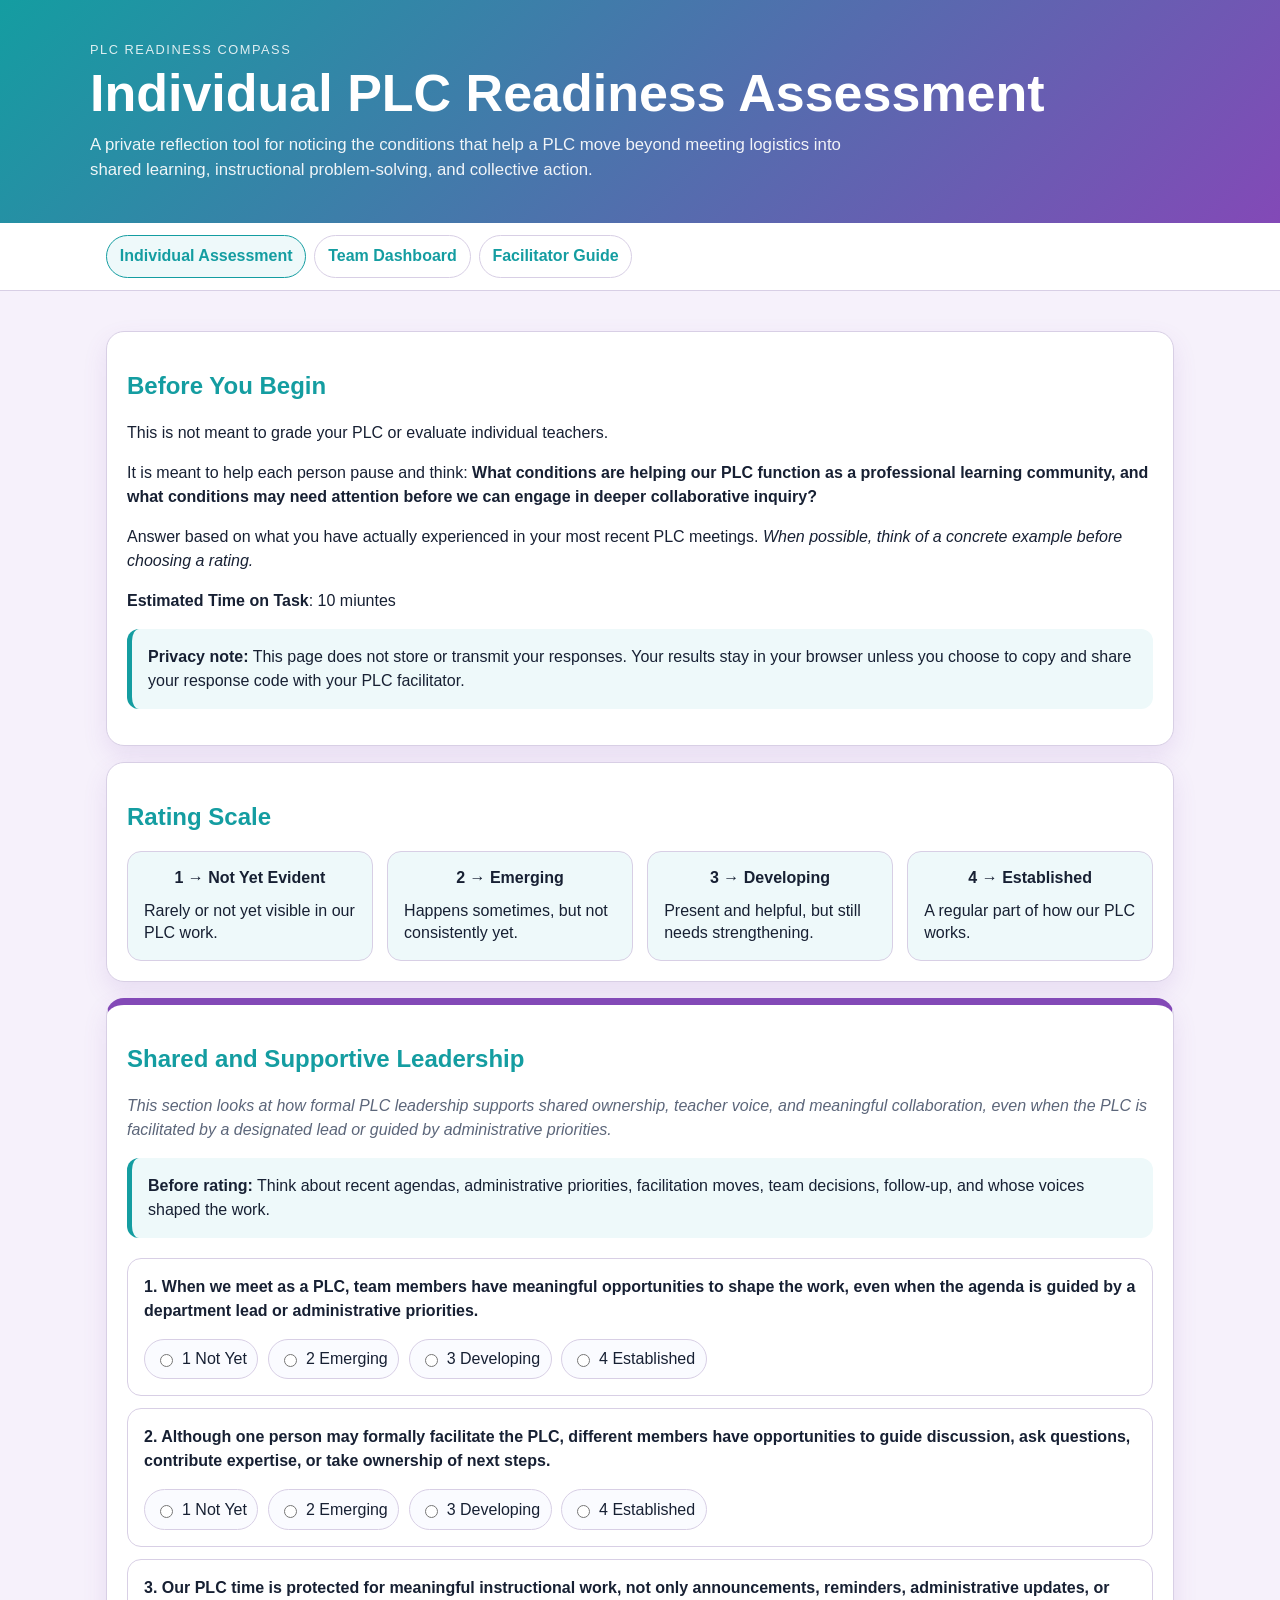
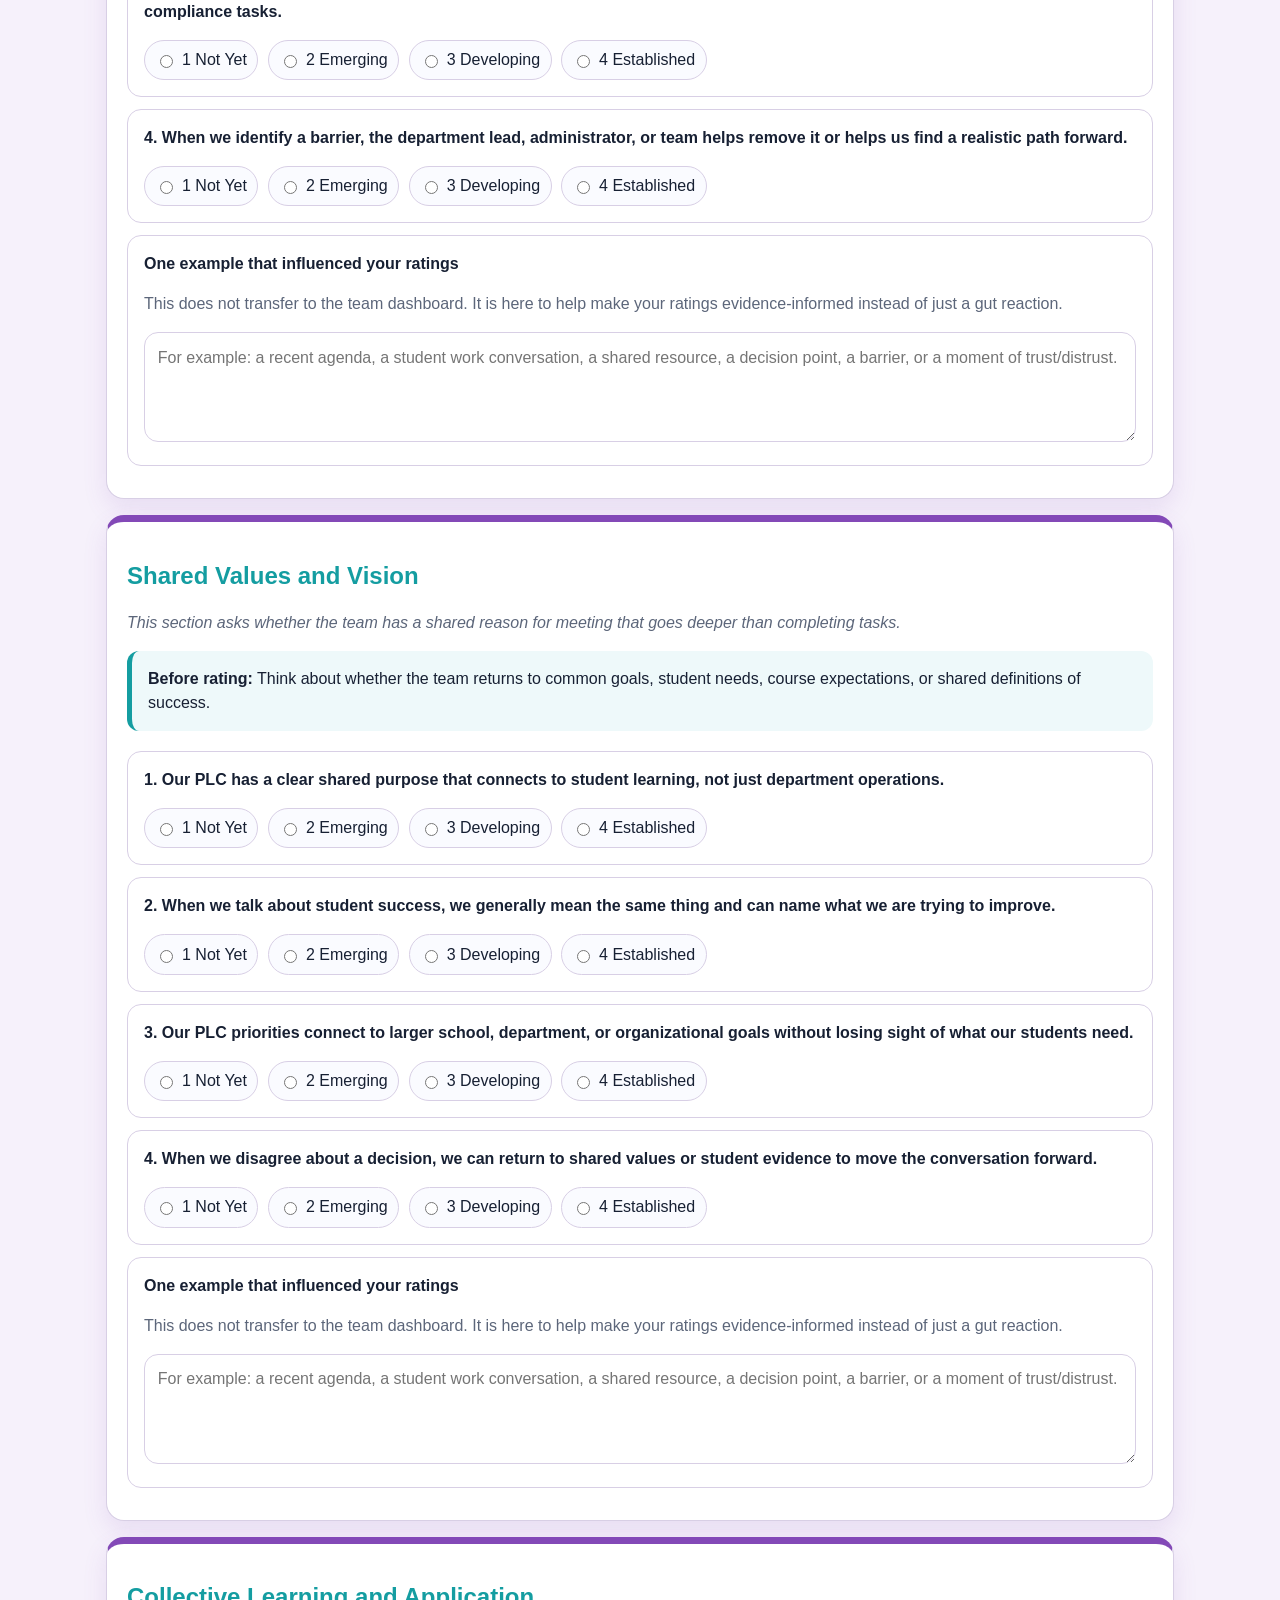
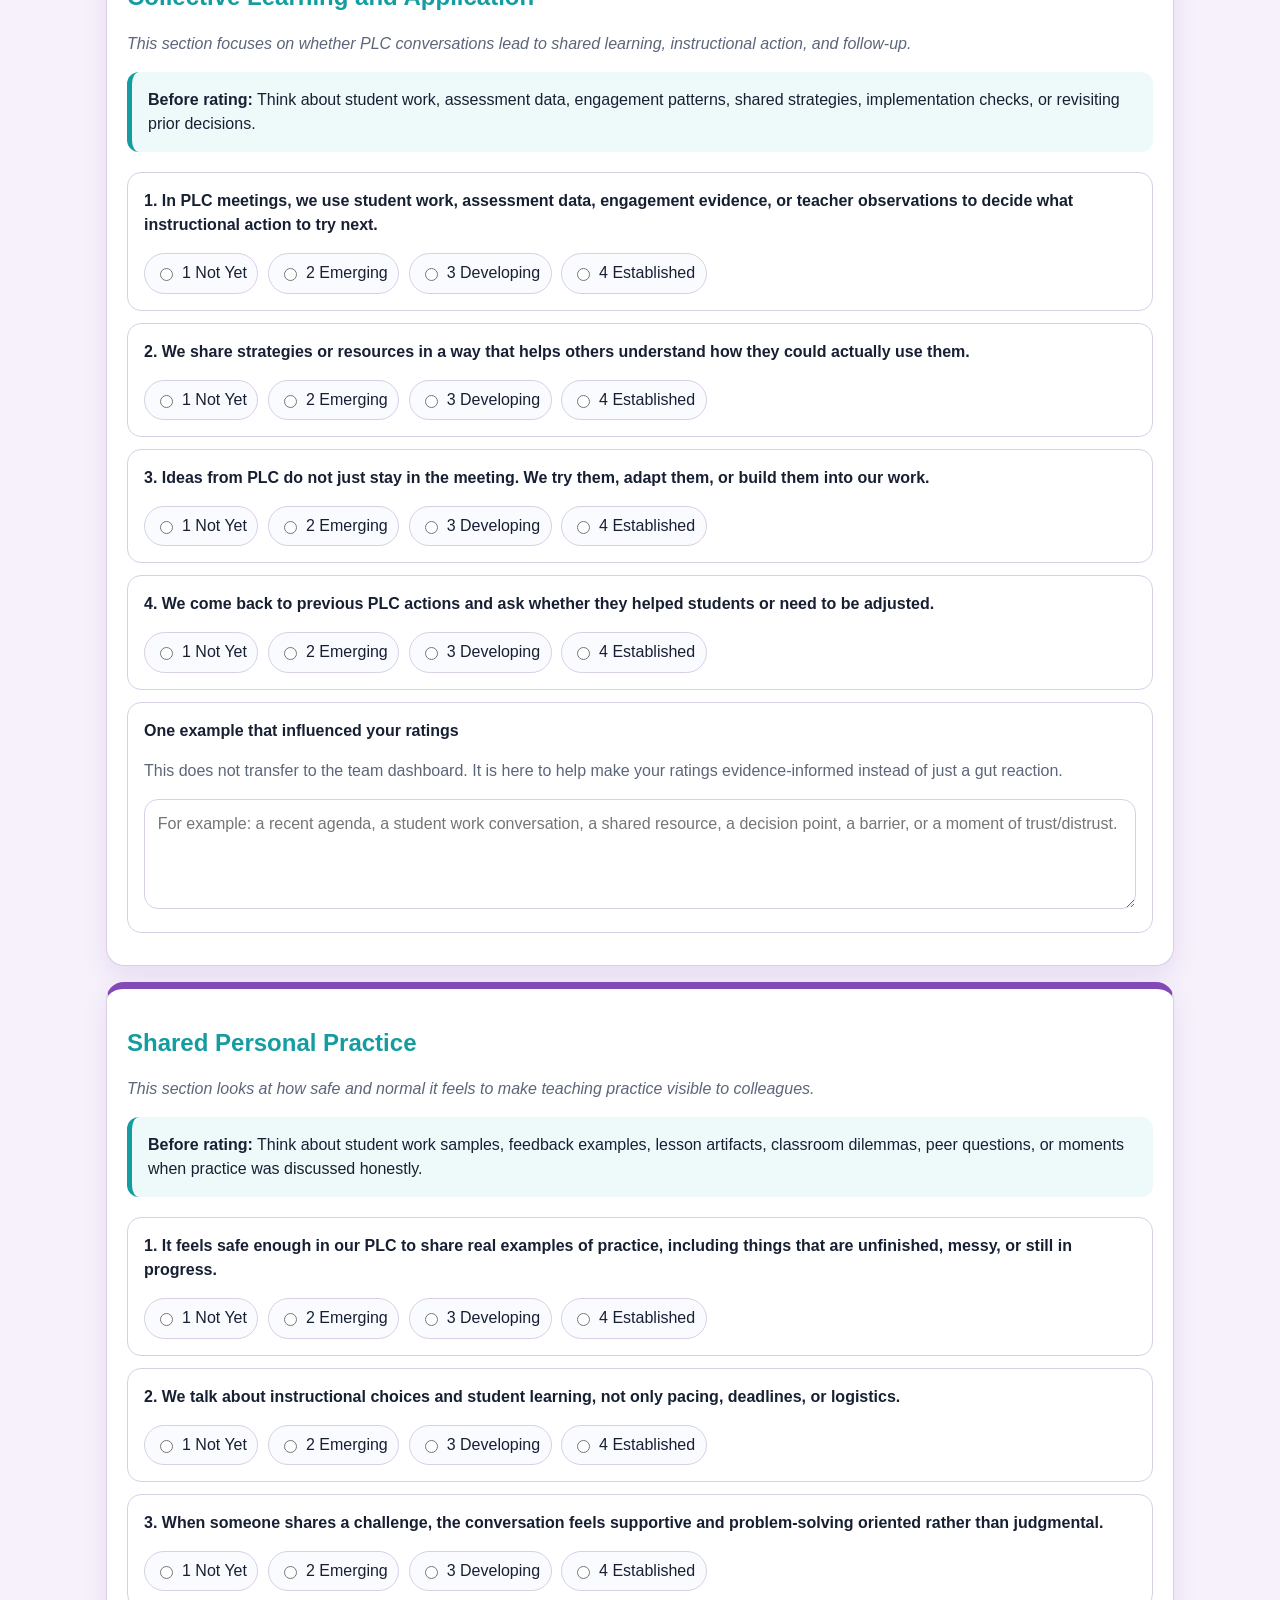
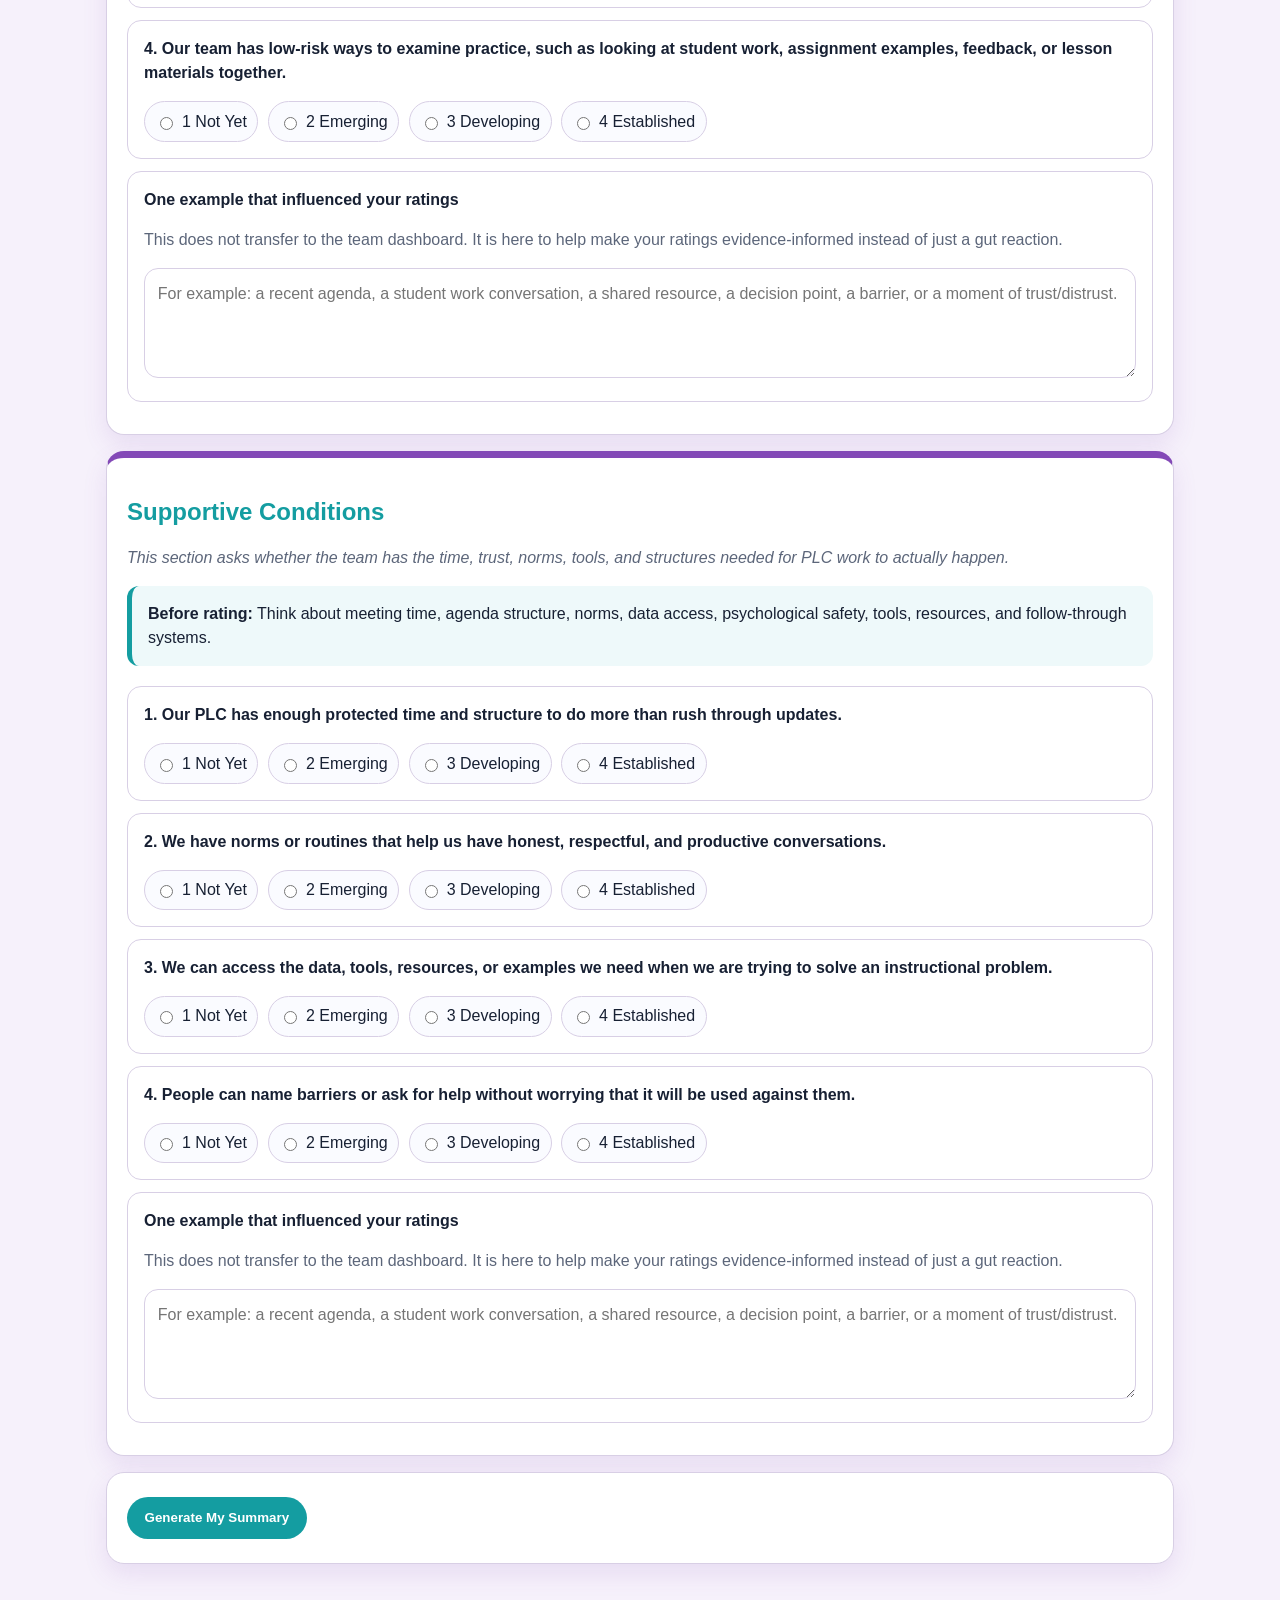
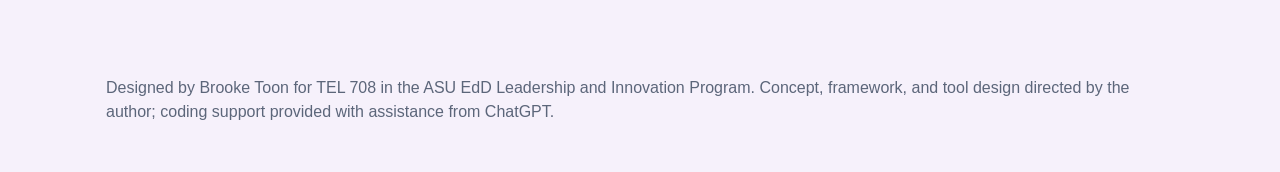
<file: index.html>
<!DOCTYPE html>
<html lang="en">
<head>
  <meta charset="UTF-8">
  <meta name="viewport" content="width=device-width, initial-scale=1.0">
  <title>PLC Readiness Compass | Individual Assessment</title>
  <link rel="stylesheet" href="style.css">
</head>
<body>
<header>
  <div class="header-inner">
    <div class="kicker">PLC Readiness Compass</div>
    <h1>Individual PLC Readiness Assessment</h1>
    <p>A private reflection tool for noticing the conditions that help a PLC move beyond meeting logistics into shared learning, instructional problem-solving, and collective action.</p>
  </div>
</header>

<nav>
  <div class="nav-inner">
    <a class="active" href="index.html">Individual Assessment</a>
    <a href="dashboard.html">Team Dashboard</a>
    <a href="facilitator-guide.html">Facilitator Guide</a>
  </div>
</nav>

<main>
  <div id="introCards">
    <section class="card">
      <h2>Before You Begin</h2>
      <p>This is not meant to grade your PLC or evaluate individual teachers.</p>
      <p> It is meant to help each person pause and think: <strong>What conditions are helping our PLC function as a professional learning community, and what conditions may need attention before we can engage in deeper collaborative inquiry?</strong></p>
      <p>Answer based on what you have actually experienced in your most recent PLC meetings. <i>When possible, think of a concrete example before choosing a rating.</i></p>
      <p><strong>Estimated Time on Task</strong>: 10 miuntes</p>
      <div class="notice">
        <strong>Privacy note:</strong> This page does not store or transmit your responses. Your results stay in your browser unless you choose to copy and share your response code with your PLC facilitator.
      </div>
    </section>

    <section class="card">
      <h2>Rating Scale</h2>
      <div class="scale">
        <div><strong>1 → Not Yet Evident</strong>Rarely or not yet visible in our PLC work.</div>
        <div><strong>2 → Emerging</strong>Happens sometimes, but not consistently yet.</div>
        <div><strong>3 → Developing</strong>Present and helpful, but still needs strengthening.</div>
        <div><strong>4 → Established</strong>A regular part of how our PLC works.</div>
      </div>
    </section>
  </div>

  <form id="assessmentForm"></form>

  <section class="card no-print">
    <button type="button" id="generateIndividual">Generate My Summary</button>
  </section>

  <section id="individualResults" class="card" style="display:none;">
    <div class="print-only">
      <h1>Individual PLC Readiness Summary</h1>
      <p>This summary is for private reflection and voluntary sharing.</p>
    </div>

    <div id="individualOverall"></div>
    <h3>Domain Scores</h3>
    <div id="individualBars"></div>

    <div id="individualEvidenceNotes"></div>

    <h3>Your Response Code</h3>
    <p>Copy this code and share it with the facilitator only if you want your ratings included in the team dashboard. Your written evidence notes appear only in your individual summary/PDF. They are not included in the team dashboard code.</p>
    <div id="responseCode" class="code-box"></div>
    <button type="button" id="copyCode" class="no-print">Copy Code</button>
    <button type="button" id="exportIndividualPdf" class="secondary no-print">Export / Save Summary as PDF</button>
    <p class="export-note no-print">This opens your browser print window. Choose “Save as PDF” as the destination.</p>
  </section>
</main>

<footer>
  <p>Designed by Brooke Toon for TEL 708 in the ASU EdD Leadership and Innovation Program. Concept, framework, and tool design directed by the author; coding support provided with assistance from ChatGPT.</p>
</footer>

<script src="script.js"></script>
</body>
</html>
</file>
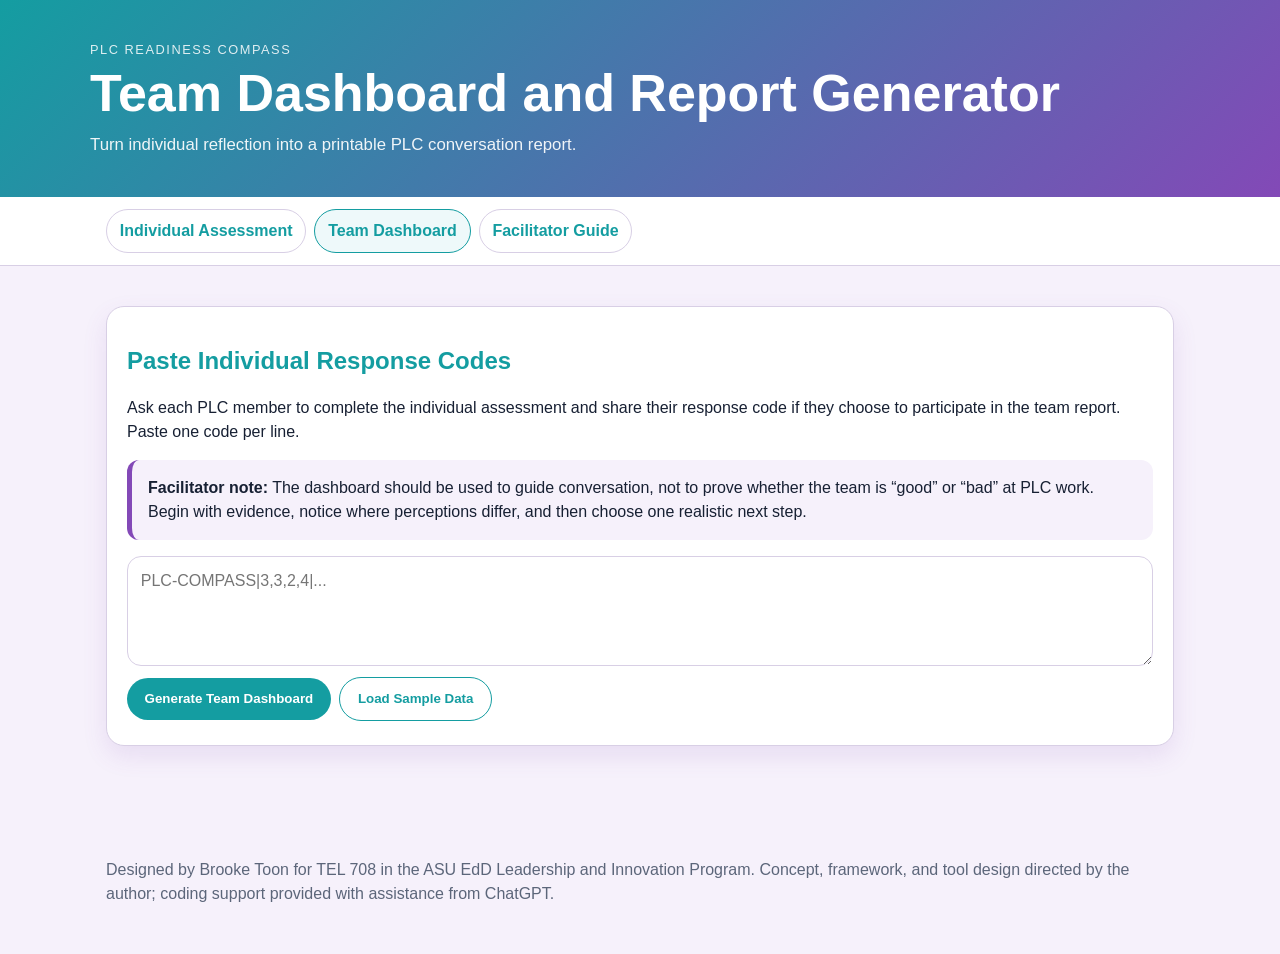
<file: dashboard.html>
<!DOCTYPE html>
<html lang="en">
<head>
  <meta charset="UTF-8">
  <meta name="viewport" content="width=device-width, initial-scale=1.0">
  <title>PLC Readiness Compass | Team Dashboard</title>
  <link rel="stylesheet" href="style.css">
</head>
<body>
<header>
  <div class="header-inner">
    <div class="kicker">PLC Readiness Compass</div>
    <h1>Team Dashboard and Report Generator</h1>
    <p>Turn individual reflection into a printable PLC conversation report.</p>
  </div>
</header>

<nav>
  <div class="nav-inner">
    <a href="index.html">Individual Assessment</a>
    <a class="active" href="dashboard.html">Team Dashboard</a>
    <a href="facilitator-guide.html">Facilitator Guide</a>
  </div>
</nav>

<main>
  <section class="card no-print">
    <h2>Paste Individual Response Codes</h2>
    <p>Ask each PLC member to complete the individual assessment and share their response code if they choose to participate in the team report. Paste one code per line.</p>
    <div class="warm-notice">
      <strong>Facilitator note:</strong> The dashboard should be used to guide conversation, not to prove whether the team is “good” or “bad” at PLC work. Begin with evidence, notice where perceptions differ, and then choose one realistic next step.
    </div>
    <textarea id="codesInput" placeholder="PLC-COMPASS|3,3,2,4|..."></textarea>
    <button type="button" id="generateDashboard">Generate Team Dashboard</button>
    <button type="button" id="loadSample" class="secondary">Load Sample Data</button>
  </section>

  <section id="dashboardResults" style="display:none;">
    <section class="card print-only">
      <h1>PLC Readiness Conversation Report</h1>
      <p>A team-level snapshot of readiness conditions, perception gaps, and possible next steps.</p>
    </section>

    <section id="teamSummary" class="card"></section>

    <section class="card">
      <h3>Team Readiness Profile</h3>
      <div id="teamBars"></div>
    </section>

    <section id="domainTable" class="card"></section>

    <section id="strengthGap" class="card"></section>

    <section id="conversationPrompts" class="card"></section>

    <section id="actionPlan" class="card"></section>

    <section class="card no-print">
      <button type="button" id="exportDashboardPdf">Export / Save Report as PDF</button>
      <p class="export-note">This opens your browser print window. Choose “Save as PDF” as the destination.</p>
    </section>
  </section>
</main>

<footer>
  <p>Designed by Brooke Toon for TEL 708 in the ASU EdD Leadership and Innovation Program. Concept, framework, and tool design directed by the author; coding support provided with assistance from ChatGPT.</p>
</footer>

<script src="script.js"></script>
</body>
</html>
</file>
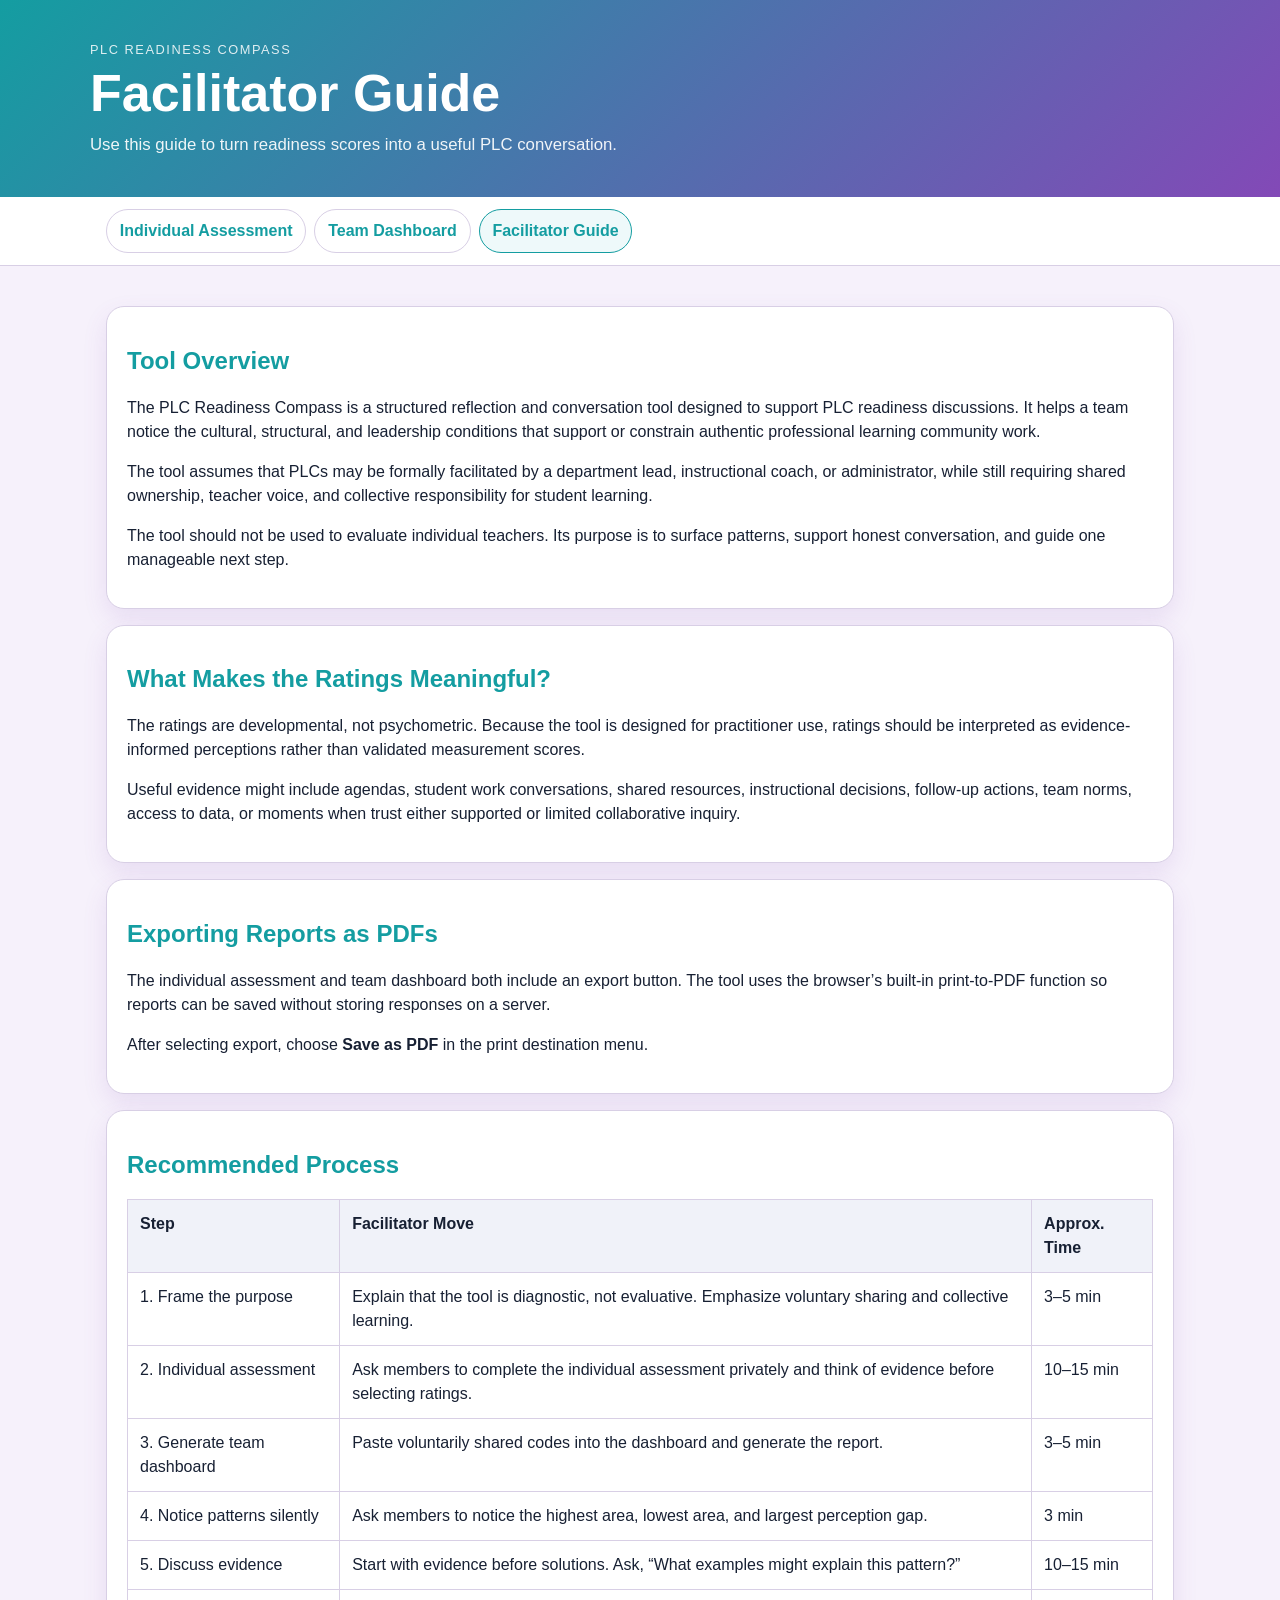
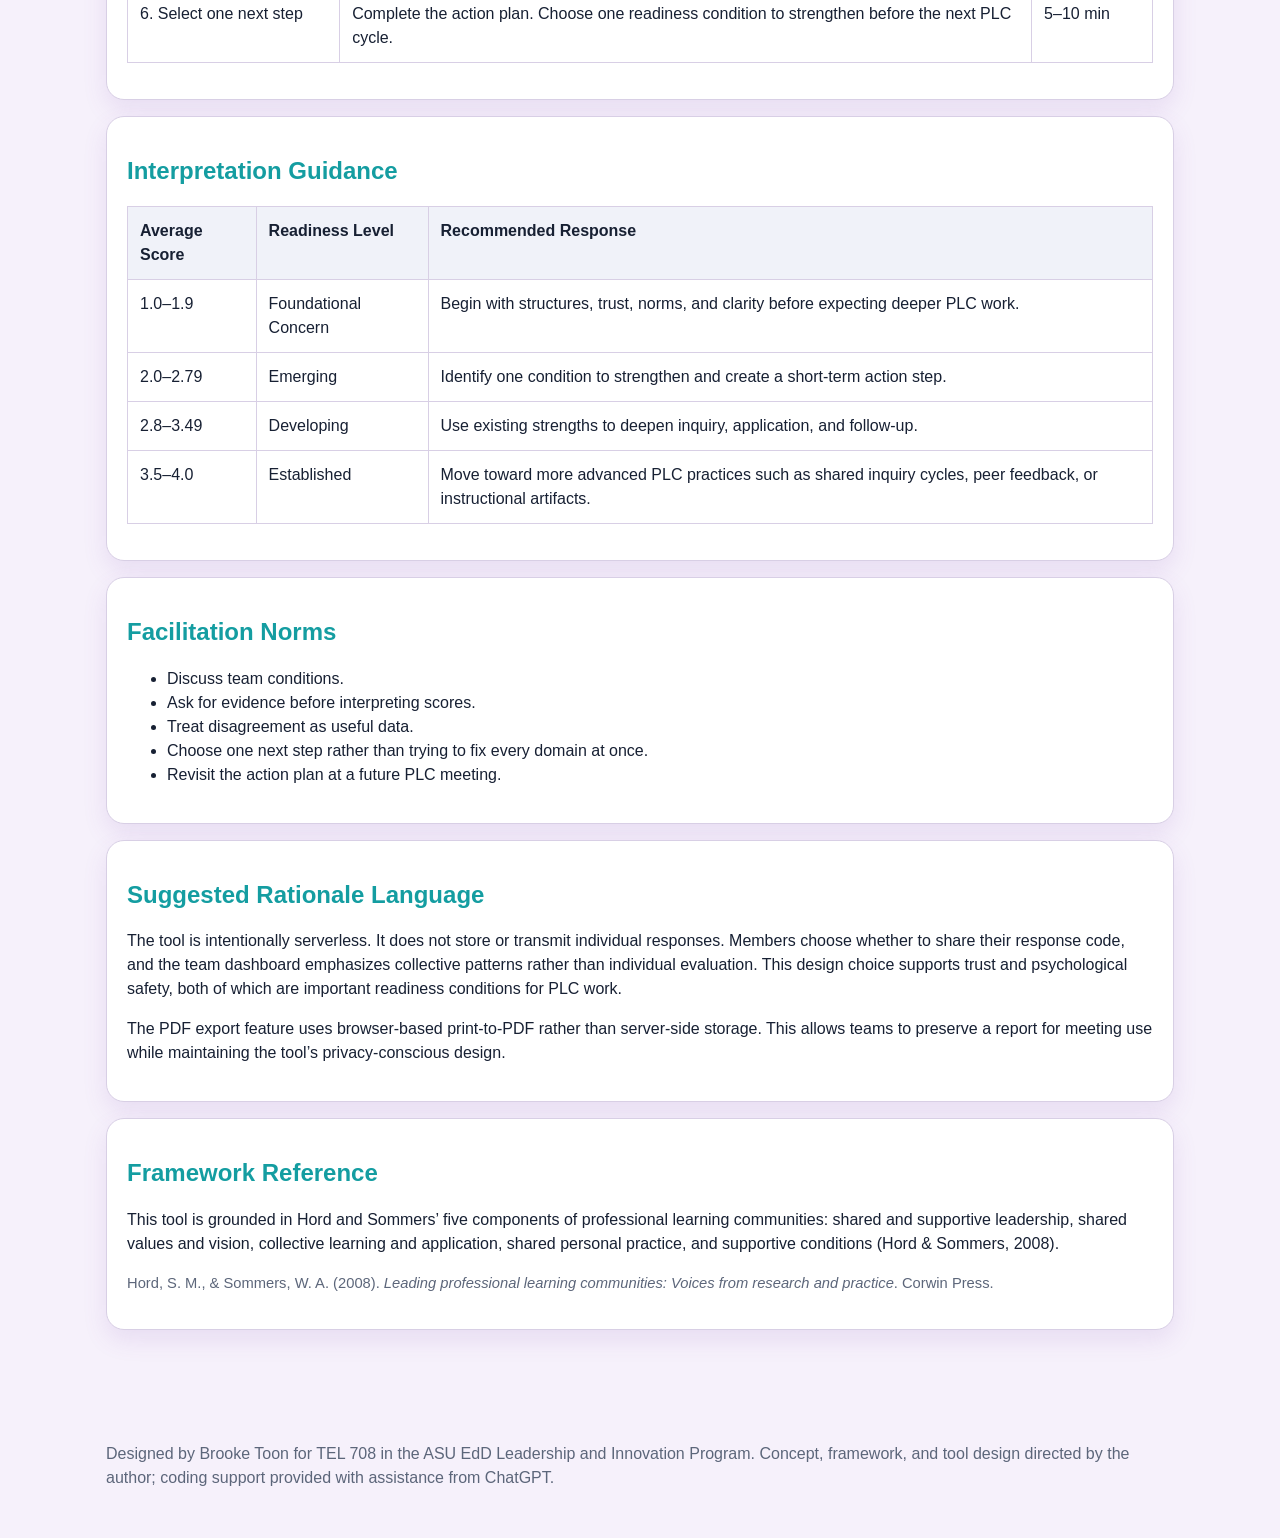
<file: facilitator-guide.html>
<!DOCTYPE html>
<html lang="en">
<head>
  <meta charset="UTF-8">
  <meta name="viewport" content="width=device-width, initial-scale=1.0">
  <title>PLC Readiness Compass | Facilitator Guide</title>
  <link rel="stylesheet" href="style.css">
</head>
<body>
<header>
  <div class="header-inner">
    <div class="kicker">PLC Readiness Compass</div>
    <h1>Facilitator Guide</h1>
    <p>Use this guide to turn readiness scores into a useful PLC conversation.</p>
  </div>
</header>

<nav>
  <div class="nav-inner">
    <a href="index.html">Individual Assessment</a>
    <a href="dashboard.html">Team Dashboard</a>
    <a class="active" href="facilitator-guide.html">Facilitator Guide</a>
  </div>
</nav>

<main>
  <section class="card">
    <h2>Tool Overview</h2>
    <p>The PLC Readiness Compass is a structured reflection and conversation tool designed to support PLC readiness discussions. It helps a team notice the cultural, structural, and leadership conditions that support or constrain authentic professional learning community work.</p>
    <p>The tool assumes that PLCs may be formally facilitated by a department lead, instructional coach, or administrator, while still requiring shared ownership, teacher voice, and collective responsibility for student learning.</p>
    <p>The tool should not be used to evaluate individual teachers. Its purpose is to surface patterns, support honest conversation, and guide one manageable next step.</p>
  </section>

  <section class="card">
    <h2>What Makes the Ratings Meaningful?</h2>
    <p>The ratings are developmental, not psychometric. Because the tool is designed for practitioner use, ratings should be interpreted as evidence-informed perceptions rather than validated measurement scores.</p>
    <p>Useful evidence might include agendas, student work conversations, shared resources, instructional decisions, follow-up actions, team norms, access to data, or moments when trust either supported or limited collaborative inquiry.</p>
  </section>

  <section class="card">
    <h2>Exporting Reports as PDFs</h2>
    <p>The individual assessment and team dashboard both include an export button. The tool uses the browser’s built-in print-to-PDF function so reports can be saved without storing responses on a server.</p>
    <p>After selecting export, choose <strong>Save as PDF</strong> in the print destination menu.</p>
  </section>

  <section class="card">
    <h2>Recommended Process</h2>
    <table>
      <thead>
        <tr>
          <th>Step</th>
          <th>Facilitator Move</th>
          <th>Approx. Time</th>
        </tr>
      </thead>
      <tbody>
        <tr>
          <td>1. Frame the purpose</td>
          <td>Explain that the tool is diagnostic, not evaluative. Emphasize voluntary sharing and collective learning.</td>
          <td>3–5 min</td>
        </tr>
        <tr>
          <td>2. Individual assessment</td>
          <td>Ask members to complete the individual assessment privately and think of evidence before selecting ratings.</td>
          <td>10–15 min</td>
        </tr>
        <tr>
          <td>3. Generate team dashboard</td>
          <td>Paste voluntarily shared codes into the dashboard and generate the report.</td>
          <td>3–5 min</td>
        </tr>
        <tr>
          <td>4. Notice patterns silently</td>
          <td>Ask members to notice the highest area, lowest area, and largest perception gap.</td>
          <td>3 min</td>
        </tr>
        <tr>
          <td>5. Discuss evidence</td>
          <td>Start with evidence before solutions. Ask, “What examples might explain this pattern?”</td>
          <td>10–15 min</td>
        </tr>
        <tr>
          <td>6. Select one next step</td>
          <td>Complete the action plan. Choose one readiness condition to strengthen before the next PLC cycle.</td>
          <td>5–10 min</td>
        </tr>
      </tbody>
    </table>
  </section>

  <section class="card">
    <h2>Interpretation Guidance</h2>
    <table>
      <thead>
        <tr>
          <th>Average Score</th>
          <th>Readiness Level</th>
          <th>Recommended Response</th>
        </tr>
      </thead>
      <tbody>
        <tr>
          <td>1.0–1.9</td>
          <td>Foundational Concern</td>
          <td>Begin with structures, trust, norms, and clarity before expecting deeper PLC work.</td>
        </tr>
        <tr>
          <td>2.0–2.79</td>
          <td>Emerging</td>
          <td>Identify one condition to strengthen and create a short-term action step.</td>
        </tr>
        <tr>
          <td>2.8–3.49</td>
          <td>Developing</td>
          <td>Use existing strengths to deepen inquiry, application, and follow-up.</td>
        </tr>
        <tr>
          <td>3.5–4.0</td>
          <td>Established</td>
          <td>Move toward more advanced PLC practices such as shared inquiry cycles, peer feedback, or instructional artifacts.</td>
        </tr>
      </tbody>
    </table>
  </section>

  <section class="card">
    <h2>Facilitation Norms</h2>
    <ul>
      <li>Discuss team conditions.</li>
      <li>Ask for evidence before interpreting scores.</li>
      <li>Treat disagreement as useful data.</li>
      <li>Choose one next step rather than trying to fix every domain at once.</li>
      <li>Revisit the action plan at a future PLC meeting.</li>
    </ul>
  </section>

  <section class="card">
    <h2>Suggested Rationale Language</h2>
    <p>The tool is intentionally serverless. It does not store or transmit individual responses. Members choose whether to share their response code, and the team dashboard emphasizes collective patterns rather than individual evaluation. This design choice supports trust and psychological safety, both of which are important readiness conditions for PLC work.</p>
    <p>The PDF export feature uses browser-based print-to-PDF rather than server-side storage. This allows teams to preserve a report for meeting use while maintaining the tool’s privacy-conscious design.</p>
  </section>
  <section class="card">
  <h2>Framework Reference</h2>
  <p>
    This tool is grounded in Hord and Sommers’ five components of professional learning communities:
    shared and supportive leadership, shared values and vision, collective learning and application,
    shared personal practice, and supportive conditions (Hord & Sommers, 2008).
  </p>
  <p class="small">
    Hord, S. M., & Sommers, W. A. (2008). <em>Leading professional learning communities:
    Voices from research and practice</em>. Corwin Press.
  </p>
</section>
</main>

<footer>
  <p>Designed by Brooke Toon for TEL 708 in the ASU EdD Leadership and Innovation Program. Concept, framework, and tool design directed by the author; coding support provided with assistance from ChatGPT.</p>
</footer>
</body>
</html>
</file>
<file: style.css>
:root {
  --bg: #f6f1fb;
  --card: #ffffff;
  --text: #172033;
  --muted: #5c667a;
  --border: #d8cfe5;
  --accent: #149da1;
  --accent-2: #8349b7;
  --accent-soft: #eef9fa;
  --success: #149da1;
  --warning: #8349b7;
  --danger: #8a2f2f;
  --warm: #f6f1fb;
  --shadow: 0 10px 25px rgba(131, 73, 183, .12);
}

* {
  box-sizing: border-box;
}

body {
  margin: 0;
  font-family: Arial, Helvetica, sans-serif;
  background: var(--bg);
  color: var(--text);
  line-height: 1.5;
}

header {
  background: linear-gradient(135deg, #149da1, #8349b7);
  color: white;
  padding: 2.5rem 1rem;
}

.header-inner,
main,
footer {
  max-width: 1100px;
  margin: 0 auto;
}

.kicker {
  text-transform: uppercase;
  letter-spacing: .12em;
  font-size: .8rem;
  opacity: .85;
  margin-bottom: .4rem;
}

h1 {
  margin: 0 0 .5rem 0;
  font-size: clamp(2rem, 5vw, 3.25rem);
  line-height: 1.05;
}

h2,
h3,
h4 {
  line-height: 1.2;
  color: var(--accent);
}

header h1,
header h2,
header h3,
header h4 {
  color: white;
}

header p {
  max-width: 800px;
  margin: .75rem 0 0 0;
  font-size: 1.05rem;
  opacity: .92;
}

nav {
  background: white;
  border-bottom: 1px solid var(--border);
  position: sticky;
  top: 0;
  z-index: 5;
}

.nav-inner {
  max-width: 1100px;
  margin: 0 auto;
  display: flex;
  flex-wrap: wrap;
  gap: .5rem;
  padding: .75rem 1rem;
}

nav a {
  text-decoration: none;
  color: var(--accent);
  font-weight: 700;
  border: 1px solid var(--border);
  padding: .55rem .8rem;
  border-radius: 999px;
  background: #fff;
}

nav a:hover,
nav a.active {
  background: var(--accent-soft);
  border-color: var(--accent);
}

main {
  padding: 1.5rem 1rem 3rem;
}

.card {
  background: var(--card);
  border: 1px solid var(--border);
  border-radius: 18px;
  padding: 1.25rem;
  margin: 1rem 0;
  box-shadow: var(--shadow);
}

.grid {
  display: grid;
  grid-template-columns: repeat(12, 1fr);
  gap: 1rem;
}

.col-6 {
  grid-column: span 6;
}

.col-4 {
  grid-column: span 4;
}

.col-8 {
  grid-column: span 8;
}

.col-12 {
  grid-column: span 12;
}

@media (max-width: 800px) {
  .col-6,
  .col-4,
  .col-8 {
    grid-column: span 12;
  }

  nav {
    position: static;
  }
}

.notice {
  border-left: 5px solid var(--accent);
  background: var(--accent-soft);
  padding: 1rem;
  border-radius: 12px;
  margin: 1rem 0;
}

.evidence-note {
  border-left: 5px solid var(--accent);
  background: var(--accent-soft);
  padding: 1rem;
  border-radius: 12px;
  margin: 1rem 0 1.25rem;
  color: var(--text);
}

.evidence-note strong {
  color: var(--text);
}

.warm-notice {
  border-left: 5px solid var(--accent-2);
  background: var(--warm);
  padding: 1rem;
  border-radius: 12px;
  margin: 1rem 0;
}

.scale {
  display: grid;
  grid-template-columns: repeat(4, 1fr);
  gap: .9rem;
}

.scale div {
  border: 1px solid var(--border);
  border-radius: 14px;
  padding: 1rem;
  background: var(--accent-soft);
  text-align: left;
  line-height: 1.4;
}

.scale div strong {
  display: block;
  text-align: center;
  margin-bottom: .7rem;
  font-size: 1rem;
  line-height: 1.25;
}

.domain {
  border-top: 7px solid var(--accent-2);
}

.domain-intro {
  color: var(--muted);
  font-style: italic;
}

.item {
  border: 1px solid var(--border);
  border-radius: 14px;
  padding: 1rem;
  margin: .75rem 0;
  background: #fff;
}

.item p {
  margin-top: 0;
  font-weight: 700;
}

.item .plain {
  font-weight: 400;
  color: var(--muted);
}

.radio-row {
  display: flex;
  flex-wrap: wrap;
  gap: .6rem;
}

.radio-row label {
  display: inline-flex;
  gap: .35rem;
  align-items: center;
  border: 1px solid var(--border);
  padding: .45rem .65rem;
  border-radius: 999px;
  background: #fafbff;
  cursor: pointer;
}

.radio-row input {
  accent-color: var(--accent);
}

textarea,
input[type="text"] {
  width: 100%;
  border: 1px solid var(--border);
  border-radius: 14px;
  padding: .8rem;
  font: inherit;
  background: #fff;
}

textarea {
  min-height: 110px;
  resize: vertical;
}

button {
  border: none;
  background: var(--accent);
  color: white;
  font-weight: 700;
  padding: .85rem 1.1rem;
  border-radius: 999px;
  cursor: pointer;
  margin: .25rem .25rem .25rem 0;
}

button.secondary {
  background: #fff;
  color: var(--accent);
  border: 1px solid var(--accent);
}

button:hover {
  filter: brightness(.95);
}

.result-card {
  background: #fff;
  border: 1px solid #cbb7df;
  border-left: 6px solid var(--accent-2);
  border-radius: 16px;
  padding: 1.1rem;
  margin: .75rem 0;
  box-shadow: 0 8px 18px rgba(131, 73, 183, .10);
}

.result-card h4 {
  margin-top: 0;
  color: var(--accent);
}

.score-row {
  display: grid;
  grid-template-columns: 240px 1fr 110px;
  gap: .75rem;
  align-items: center;
  margin: .7rem 0;
}

@media (max-width: 700px) {
  .score-row {
    grid-template-columns: 1fr;
  }
}

.bar {
  height: 18px;
  border-radius: 999px;
  background: #edf0f7;
  overflow: hidden;
}

.bar span {
  display: block;
  height: 100%;
  background: var(--accent);
  width: 0%;
}

.svg-bar-wrap {
  width: 100%;
}

.score-svg {
  width: 100%;
  height: 24px;
  display: block;
}

.badge {
  display: inline-block;
  padding: .35rem .6rem;
  border-radius: 999px;
  font-weight: 700;
  font-size: .85rem;
  border: 1px solid var(--border);
  background: #fff;
}

.badge.low {
  color: var(--danger);
  background: #fff2f2;
  border-color: #f0c4c4;
}

.badge.mid {
  color: var(--warning);
  background: #fff8e8;
  border-color: #ead197;
}

.badge.good {
  color: var(--success);
  background: #effaf4;
  border-color: #badbc8;
}

.badge.neutral {
  color: var(--accent);
  background: var(--accent-soft);
  border-color: #cdd3ff;
}

table {
  width: 100%;
  border-collapse: collapse;
  margin: 1rem 0;
  background: #fff;
}

th,
td {
  border: 1px solid var(--border);
  padding: .75rem;
  text-align: left;
  vertical-align: top;
}

th {
  background: #f0f2f9;
}

.domain-results-table {
  table-layout: fixed;
}

.domain-results-table th:nth-child(1),
.domain-results-table td:nth-child(1) {
  width: 18%;
}

.domain-results-table th:nth-child(2),
.domain-results-table td:nth-child(2) {
  width: 8%;
}

.domain-results-table th:nth-child(3),
.domain-results-table td:nth-child(3) {
  width: 12%;
}

.domain-results-table th:nth-child(4),
.domain-results-table td:nth-child(4) {
  width: 13%;
}

.domain-results-table th:nth-child(5),
.domain-results-table td:nth-child(5) {
  width: 25%;
}

.domain-results-table th:nth-child(6),
.domain-results-table td:nth-child(6) {
  width: 24%;
}

.action-table textarea,
.action-input {
  width: 100%;
  min-height: 90px;
  border: 1px solid var(--border);
  border-radius: 10px;
  padding: .65rem;
  font: inherit;
  color: var(--text);
  background: #fff;
  resize: vertical;
  overflow: hidden;
}

.action-table textarea:focus,
.action-input:focus {
  outline: 2px solid var(--accent);
  border-color: var(--accent);
}

.action-table td {
  vertical-align: top;
}

.code-box {
  font-family: Consolas, Monaco, monospace;
  background: #10172a;
  color: #e9f0ff;
  padding: 1rem;
  border-radius: 14px;
  overflow-wrap: anywhere;
  white-space: pre-wrap;
}

.small {
  color: var(--muted);
  font-size: .92rem;
}

footer {
  padding: 2rem 1rem;
  color: var(--muted);
}

.print-only {
  display: none;
}

.export-note {
  font-size: .92rem;
  color: var(--muted);
  margin-top: .5rem;
}

@page {
  size: letter;
  margin: .6in;
}

@media print {
  nav,
  header .kicker,
  button,
  .no-print,
  footer,
  #assessmentForm,
  #introCards {
    display: none !important;
  }

  body {
    background: white;
    color: black;
  }

  header {
    background: white;
    color: black;
    padding: 0 0 .5rem 0;
  }

  header h1,
  header h2,
  header h3,
  header h4,
  header p {
    color: black;
  }

  main {
    padding: 0;
    max-width: 100%;
  }

  .card,
  .result-card {
    box-shadow: none;
    border: 1px solid #999;
    break-inside: avoid;
    page-break-inside: avoid;
  }

  .print-only {
    display: block;
  }

  a {
    color: black;
    text-decoration: none;
  }

  .bar {
    border: 1px solid #999;
  }

  .score-svg {
    width: 100%;
    height: 24px;
  }

  .domain-results-table {
    table-layout: fixed;
    font-size: .82rem;
  }

  .domain-results-table th,
  .domain-results-table td {
    padding: .45rem;
  }

  .domain-results-table .badge {
    font-size: .72rem;
    padding: .25rem .4rem;
  }

  .action-input {
    border: 1px solid #999;
    background: white;
    color: black;
    min-height: 90px;
    overflow: visible;
    resize: none;
  }
}
</file>
